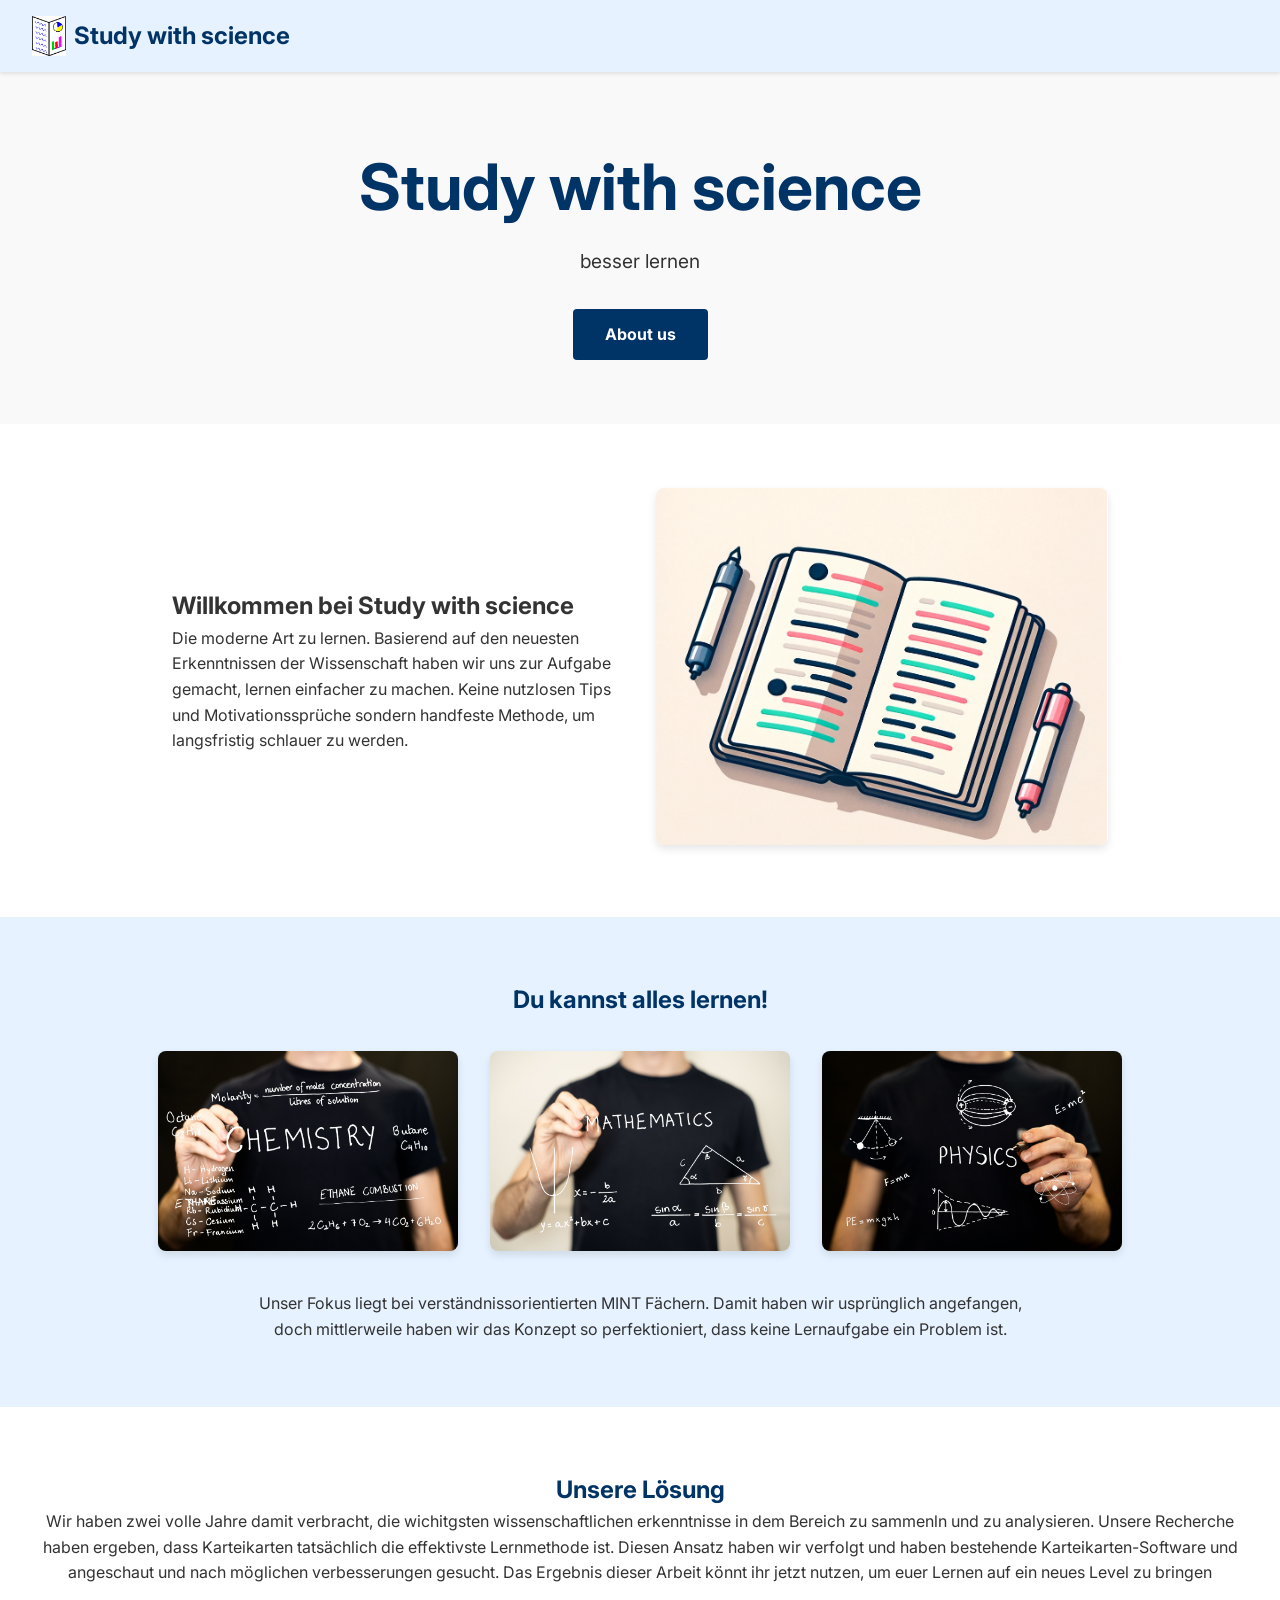
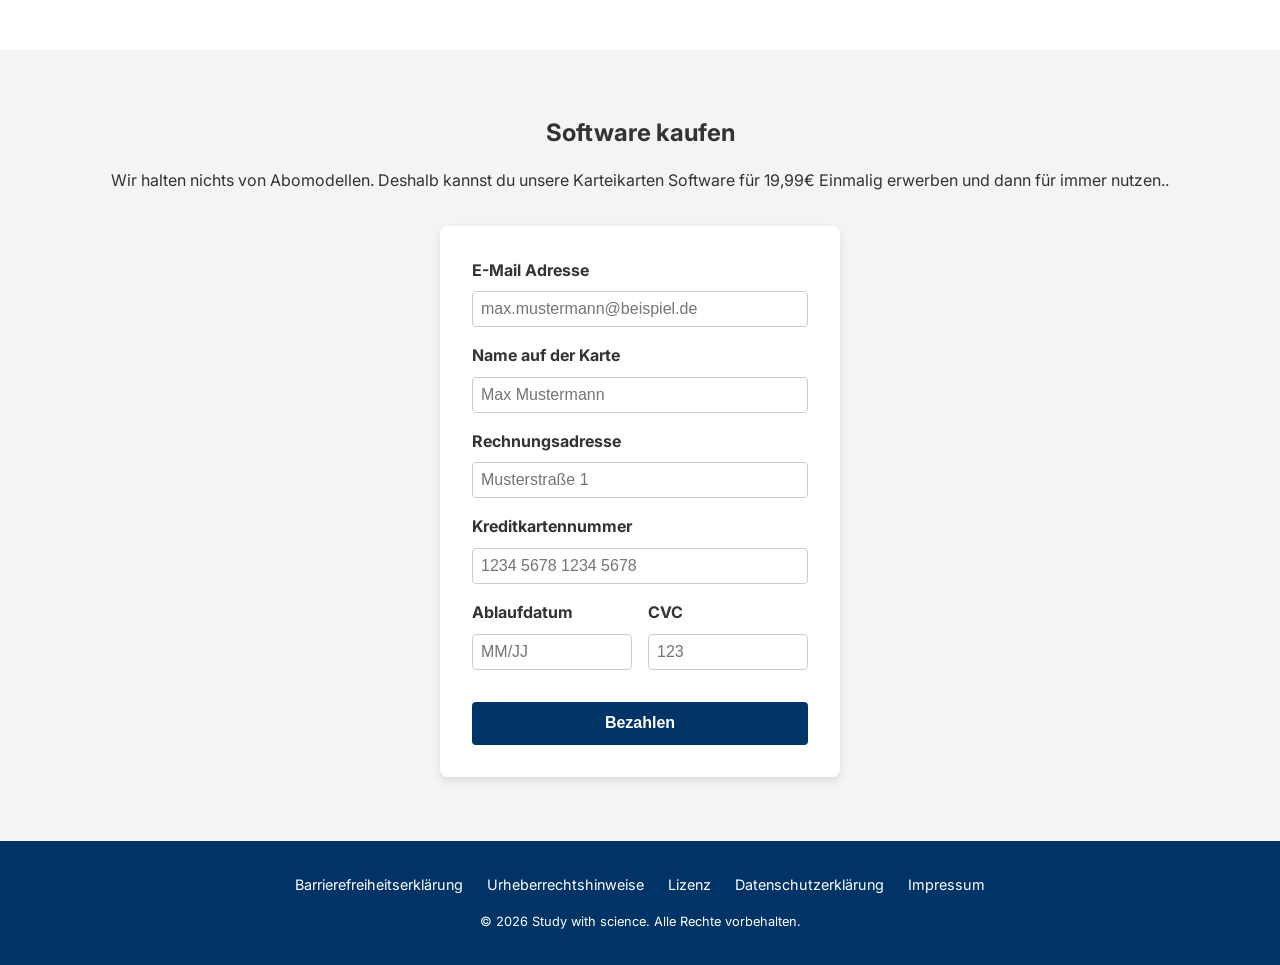
<file: index.html>
<!DOCTYPE html>
<html lang="de">

<head>
    <meta charset="UTF-8">
    <meta name="viewport" content="width=device-width, initial-scale=1.0">
    <title>Study with science - besser lernen</title>
    <meta name="description" content="Study with science ist die beste Karteikarten-Software für effizientes Lernen.">
    <link rel="preconnect" href="https://fonts.googleapis.com">
    <link rel="preconnect" href="https://fonts.gstatic.com" crossorigin>
    <link href="https://fonts.googleapis.com/css2?family=Inter:wght@400;500;700&display=swap" rel="stylesheet">
    <link rel="stylesheet" href="styles.css">
</head>

<body>

    <header>
        <a href="index.html" class="logo-link" aria-label="Zur Startseite von Study with science">
            <img src="Logo.png" alt="Study with science Logo" class="header-logo">
            <span class="logo">Study with science</span>
        </a>
    </header>

    <main>
        <!-- Hero Section -->
        <section class="hero">
            <h1>Study with science</h1>
            <p>besser lernen</p>
            <a href="about.html" class="btn">About us</a>
        </section>

        <!-- Intro Section -->
        <section class="intro">
            <div class="intro-text">
                <h2>Willkommen bei Study with science</h2>
                <p>Die moderne Art zu lernen. Basierend auf den neuesten Erkenntnissen der Wissenschaft haben wir uns
                    zur Aufgabe gemacht, lernen einfacher zu machen. Keine nutzlosen Tips und Motivationssprüche sondern
                    handfeste Methode, um langsfristig schlauer zu werden. </p>
            </div>
            <div class="intro-image">
                <img src="Book-sentence-segmentation.png"
                    alt="Grafik eines aufgeschlagenen Buches zur Veranschaulichung des Lernprozesses">
            </div>
        </section>

        <!-- Features Section -->
        <section class="features">
            <h2>Du kannst alles lernen!</h2>
            <div class="feature-images">
                <img src="Learning_Chemistry.jpg" alt="Grafik für das Lernen von Chemie">
                <img src="Learning_Mathematics.jpg" alt="Grafik für das Lernen von Mathematik">
                <img src="Learning_Physics.jpg" alt="Grafik für das Lernen von Physik">
            </div>
            <p>Unser Fokus liegt bei verständnissorientierten MINT Fächern. Damit haben wir usprünglich angefangen, doch
                mittlerweile haben wir das Konzept so perfektioniert, dass keine Lernaufgabe ein Problem ist.</p>
        </section>

        <!-- Best Way Section -->
        <section class="best-way">
            <h2>Unsere Lösung</h2>
            <p>Wir haben zwei volle Jahre damit verbracht, die wichitgsten wissenschaftlichen erkenntnisse in dem
                Bereich zu sammenln und zu analysieren. Unsere Recherche haben ergeben, dass Karteikarten tatsächlich
                die effektivste Lernmethode ist. Diesen Ansatz haben wir verfolgt und haben bestehende
                Karteikarten-Software und angeschaut und nach möglichen verbesserungen gesucht. Das Ergebnis dieser
                Arbeit könnt ihr jetzt nutzen, um euer Lernen auf ein neues Level zu bringen</p>
        </section>

        <!-- Payment Section -->
        <section class="payment">
            <h2>Software kaufen</h2>
            <p class="payment-description">Wir halten nichts von Abomodellen. Deshalb kannst du unsere Karteikarten
                Software für 19,99€ Einmalig erwerben und dann für immer nutzen..</p>
            <form class="payment-form" action="#" method="POST"
                onsubmit="event.preventDefault(); alert('Dies ist nur eine Simulation. Keine Zahlung wurde verarbeitet.');">
                <div class="form-group">
                    <label for="email">E-Mail Adresse</label>
                    <input type="email" id="email" name="email" required placeholder="max.mustermann@beispiel.de">
                </div>
                <div class="form-group">
                    <label for="name">Name auf der Karte</label>
                    <input type="text" id="name" name="name" required placeholder="Max Mustermann">
                </div>
                <div class="form-group">
                    <label for="address">Rechnungsadresse</label>
                    <input type="text" id="address" name="address" required placeholder="Musterstraße 1">
                </div>
                <div class="form-group">
                    <label for="card">Kreditkartennummer</label>
                    <input type="text" id="card" name="card" required placeholder="1234 5678 1234 5678">
                </div>
                <div class="form-group" style="display: flex; gap: 1rem;">
                    <div style="flex: 1;">
                        <label for="expiry">Ablaufdatum</label>
                        <input type="text" id="expiry" name="expiry" required placeholder="MM/JJ">
                    </div>
                    <div style="flex: 1;">
                        <label for="cvc">CVC</label>
                        <input type="text" id="cvc" name="cvc" required placeholder="123">
                    </div>
                </div>
                <button type="submit" class="btn payment-btn">Bezahlen</button>
            </form>
        </section>
    </main>

    <footer>
        <div class="footer-links">
            <a href="barrierefreiheit.html">Barrierefreiheitserklärung</a>
            <a href="urheberrecht.html">Urheberrechtshinweise</a>
            <a href="lizenz.html">Lizenz</a>
            <a href="datenschutz.html">Datenschutzerklärung</a>
            <a href="impressum.html">Impressum</a>
        </div>
        <p style="font-size: 0.8rem; margin-top: 1rem;">&copy; 2026 Study with science. Alle Rechte vorbehalten.</p>
    </footer>

</body>

</html>
</file>
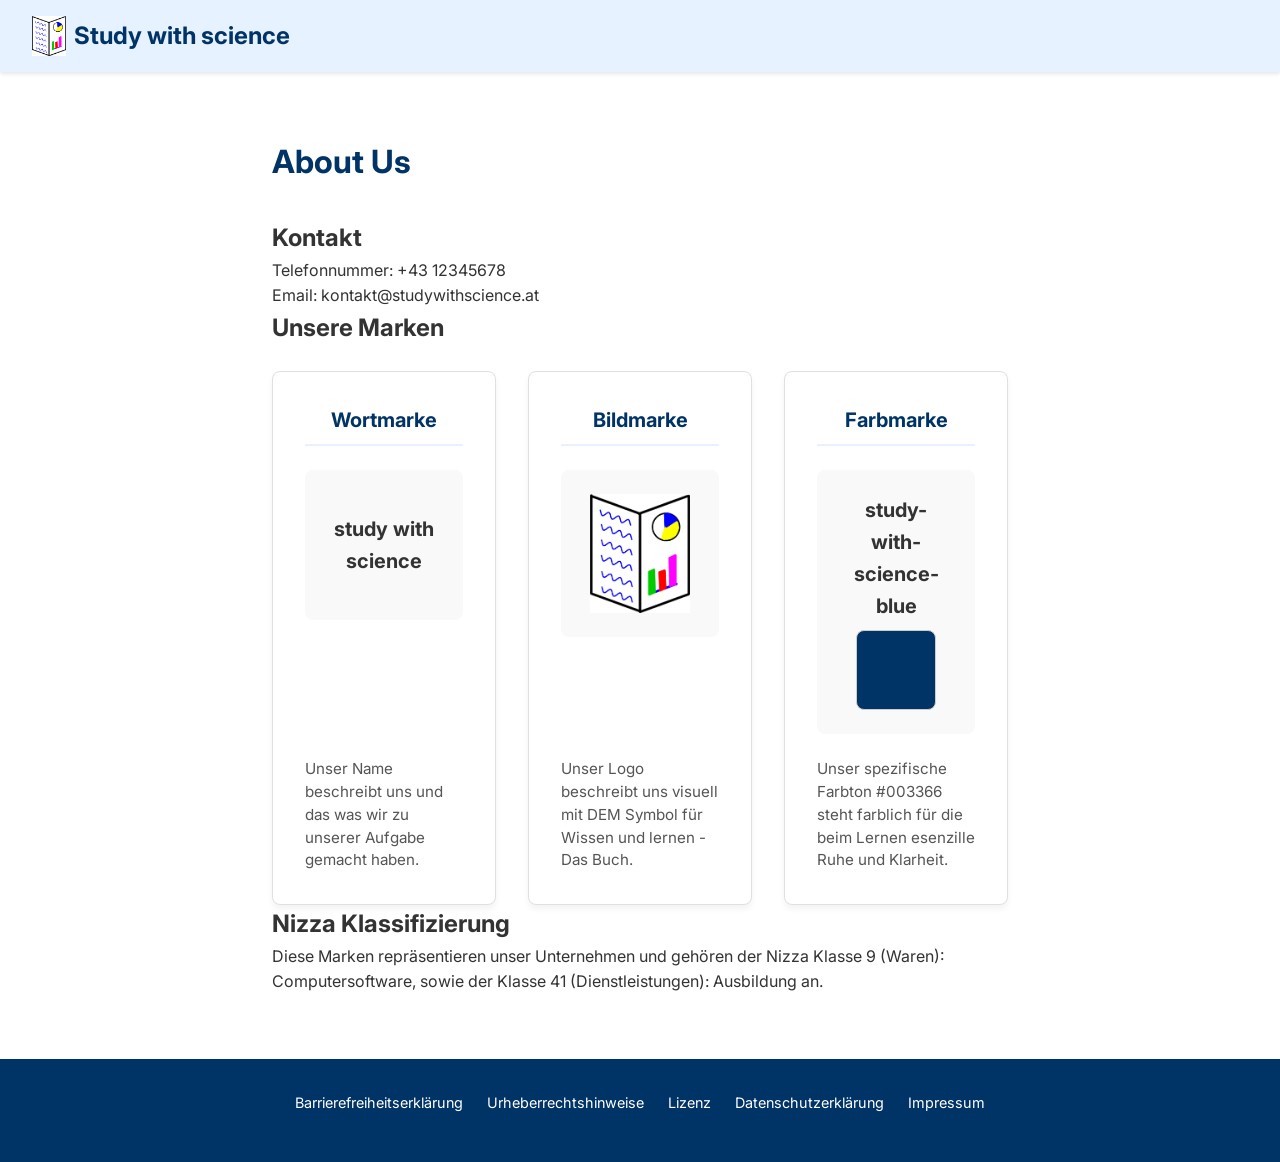
<file: about.html>
<!DOCTYPE html>
<html lang="de">

<head>
    <meta charset="UTF-8">
    <meta name="viewport" content="width=device-width, initial-scale=1.0">
    <title>About Us - EduRoom</title>
    <link rel="preconnect" href="https://fonts.googleapis.com">
    <link rel="preconnect" href="https://fonts.gstatic.com" crossorigin>
    <link href="https://fonts.googleapis.com/css2?family=Inter:wght@400;500;700&display=swap" rel="stylesheet">
    <link rel="stylesheet" href="styles.css">
</head>

<body>
    <header>
        <a href="index.html" class="logo-link" aria-label="Zur Startseite von Study with science">
            <img src="Logo.png" alt="Study with science Logo" class="header-logo">
            <span class="logo">Study with science</span>
        </a>
    </header>
    <main style="padding: 4rem 2rem; max-width: 800px; margin: 0 auto; min-height: 60vh;">
        <h1 style="color: var(--primary-color); margin-bottom: 2rem;">About Us</h1>
        <h2>Kontakt</h2>
        <p>Telefonnummer: +43 12345678</p>
        <p>Email: kontakt@studywithscience.at</p>
        <h2>Unsere Marken</h2>
        <div class="brands-container">
            <div class="brand-card">
                <h3>Wortmarke</h3>
                <div class="brand-content">
                    <p class="brand-title">study with science</p>
                </div>
                <p class="brand-description">Unser Name beschreibt uns und das was wir zu unserer Aufgabe gemacht haben.
                </p>
            </div>

            <div class="brand-card">
                <h3>Bildmarke</h3>
                <div class="brand-content">
                    <img src="Logo.png" alt="Bildmarke Study with science" class="brand-img">
                </div>
                <p class="brand-description">Unser Logo beschreibt uns visuell mit DEM Symbol für Wissen und lernen -
                    Das Buch.</p>
            </div>

            <div class="brand-card">
                <h3>Farbmarke</h3>
                <div class="brand-content">
                    <p class="brand-title">study-with-science-blue</p>
                    <div class="color-box" aria-label="Farbkasten study-with-science-blue"></div>
                </div>
                <p class="brand-description">Unser spezifische Farbton #003366 steht farblich für die beim Lernen
                    esenzille Ruhe und Klarheit.</p>
            </div>
        </div>
        <h2>Nizza Klassifizierung</h2>
        <p>Diese Marken repräsentieren unser Unternehmen und gehören der Nizza Klasse 9 (Waren): Computersoftware, sowie
            der Klasse 41 (Dienstleistungen): Ausbildung an.</p>
    </main>
    <footer>
        <div class="footer-links">
            <a href="barrierefreiheit.html">Barrierefreiheitserklärung</a>
            <a href="urheberrecht.html">Urheberrechtshinweise</a>
            <a href="lizenz.html">Lizenz</a>
            <a href="datenschutz.html">Datenschutzerklärung</a>
            <a href="impressum.html">Impressum</a>
        </div>
    </footer>
</body>

</html>
</file>
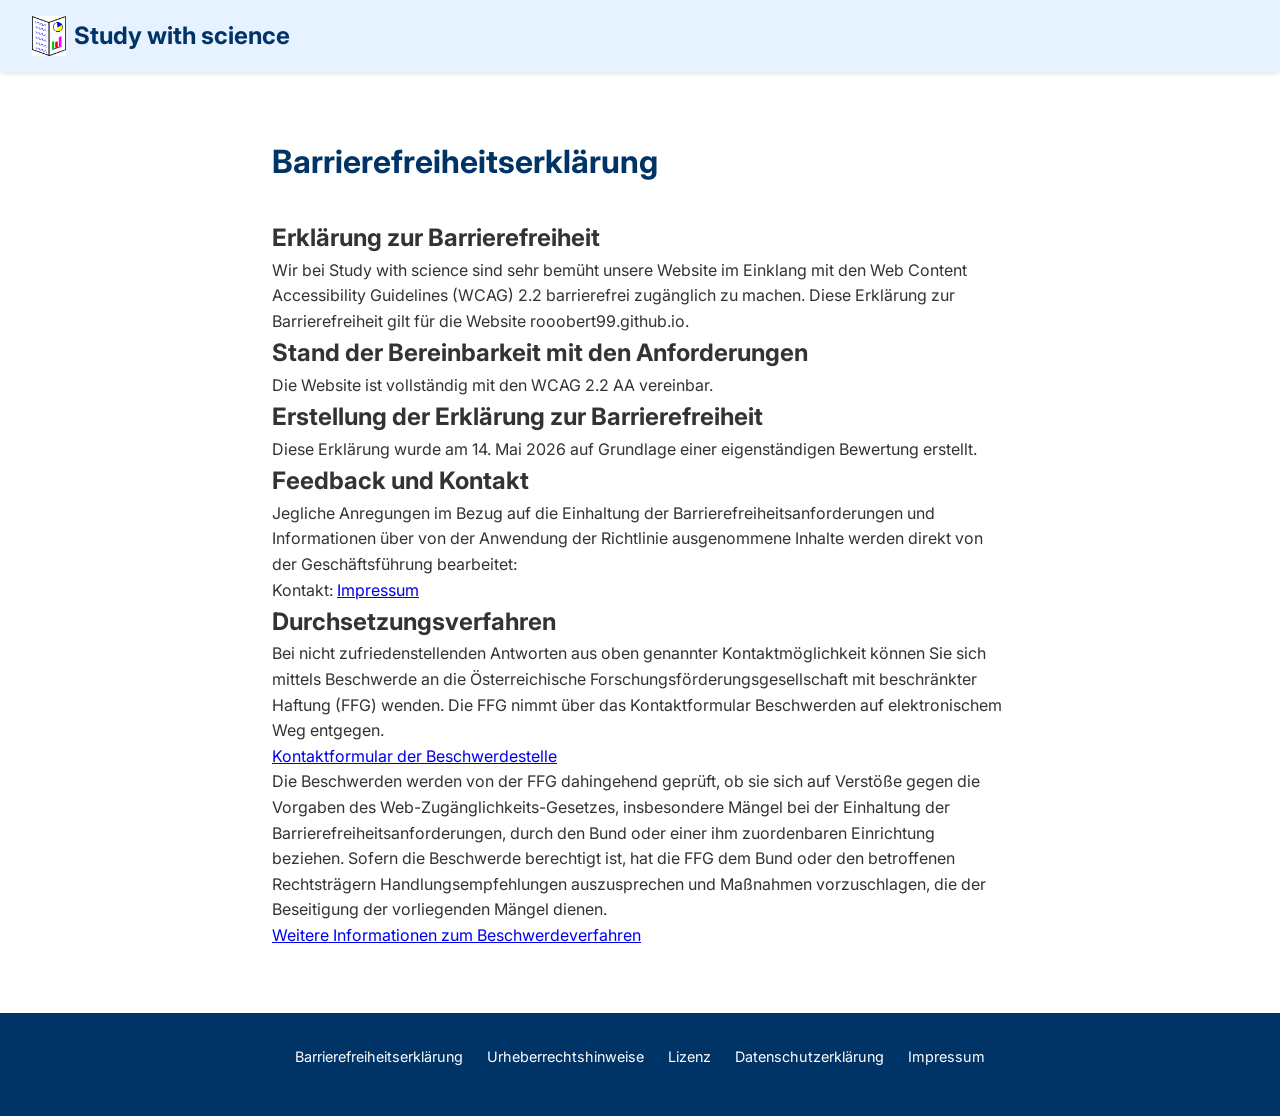
<file: barrierefreiheit.html>
<!DOCTYPE html>
<html lang="de">

<head>
    <meta charset="UTF-8">
    <meta name="viewport" content="width=device-width, initial-scale=1.0">
    <title>Barrierefreiheitserklärung - EduRoom</title>
    <link rel="preconnect" href="https://fonts.googleapis.com">
    <link rel="preconnect" href="https://fonts.gstatic.com" crossorigin>
    <link href="https://fonts.googleapis.com/css2?family=Inter:wght@400;500;700&display=swap" rel="stylesheet">
    <link rel="stylesheet" href="styles.css">
</head>

<body>
    <header>
        <a href="index.html" class="logo-link" aria-label="Zur Startseite von Study with science">
            <img src="Logo.png" alt="Study with science Logo" class="header-logo">
            <span class="logo">Study with science</span>
        </a>
    </header>
    <main style="padding: 4rem 2rem; max-width: 800px; margin: 0 auto; min-height: 60vh;">
        <h1 style="color: var(--primary-color); margin-bottom: 2rem;">Barrierefreiheitserklärung</h1>
        <h2>Erklärung zur Barrierefreiheit</h2>
        <p>Wir bei Study with science sind sehr bemüht unsere Website im Einklang mit den Web Content Accessibility
            Guidelines (WCAG) 2.2 barrierefrei zugänglich zu machen. Diese Erklärung zur Barrierefreiheit gilt für die
            Website rooobert99.github.io.
        </p>
        <h2>Stand der Bereinbarkeit mit den Anforderungen</h2>
        <p>Die Website ist vollständig mit den WCAG 2.2 AA vereinbar.</p>
        <h2>Erstellung der Erklärung zur Barrierefreiheit</h2>
        <p>Diese Erklärung wurde am 14. Mai 2026 auf Grundlage einer eigenständigen Bewertung erstellt.</p>
        <h2>Feedback und Kontakt</h2>
        <p>Jegliche Anregungen im Bezug auf die Einhaltung der Barrierefreiheitsanforderungen und Informationen über von
            der Anwendung der Richtlinie ausgenommene Inhalte werden direkt von der Geschäftsführung bearbeitet:</p>
        <p>Kontakt: <a href="impressum.html">Impressum</a></p>
        <h2>Durchsetzungsverfahren</h2>
        <p>Bei nicht zufriedenstellenden Antworten aus oben genannter Kontaktmöglichkeit können Sie sich mittels
            Beschwerde an die Österreichische Forschungsförderungsgesellschaft mit beschränkter Haftung (FFG) wenden.
            Die FFG nimmt über das Kontaktformular Beschwerden auf elektronischem Weg entgegen.</p>
        <a href="https://www.digitalbarrierefrei.at/de/beschwerdestelle/kontaktformular-beschwerdestelle">Kontaktformular
            der Beschwerdestelle</a>
        <p>Die Beschwerden werden von der FFG dahingehend geprüft, ob sie sich auf Verstöße gegen die Vorgaben des
            Web-Zugänglichkeits-Gesetzes, insbesondere Mängel bei der Einhaltung der Barrierefreiheitsanforderungen,
            durch den Bund oder einer ihm zuordenbaren Einrichtung beziehen.

            Sofern die Beschwerde berechtigt ist, hat die FFG dem Bund oder den betroffenen Rechtsträgern
            Handlungsempfehlungen auszusprechen und Maßnahmen vorzuschlagen, die der Beseitigung der vorliegenden Mängel
            dienen.</p>
        <a href="https://www.ffg.at/barrierefreiheit/beschwerdestelle">Weitere Informationen zum
            Beschwerdeverfahren</a>
    </main>
    <footer>
        <div class="footer-links">
            <a href="barrierefreiheit.html">Barrierefreiheitserklärung</a>
            <a href="urheberrecht.html">Urheberrechtshinweise</a>
            <a href="lizenz.html">Lizenz</a>
            <a href="datenschutz.html">Datenschutzerklärung</a>
            <a href="impressum.html">Impressum</a>
        </div>
    </footer>
</body>

</html>
</file>
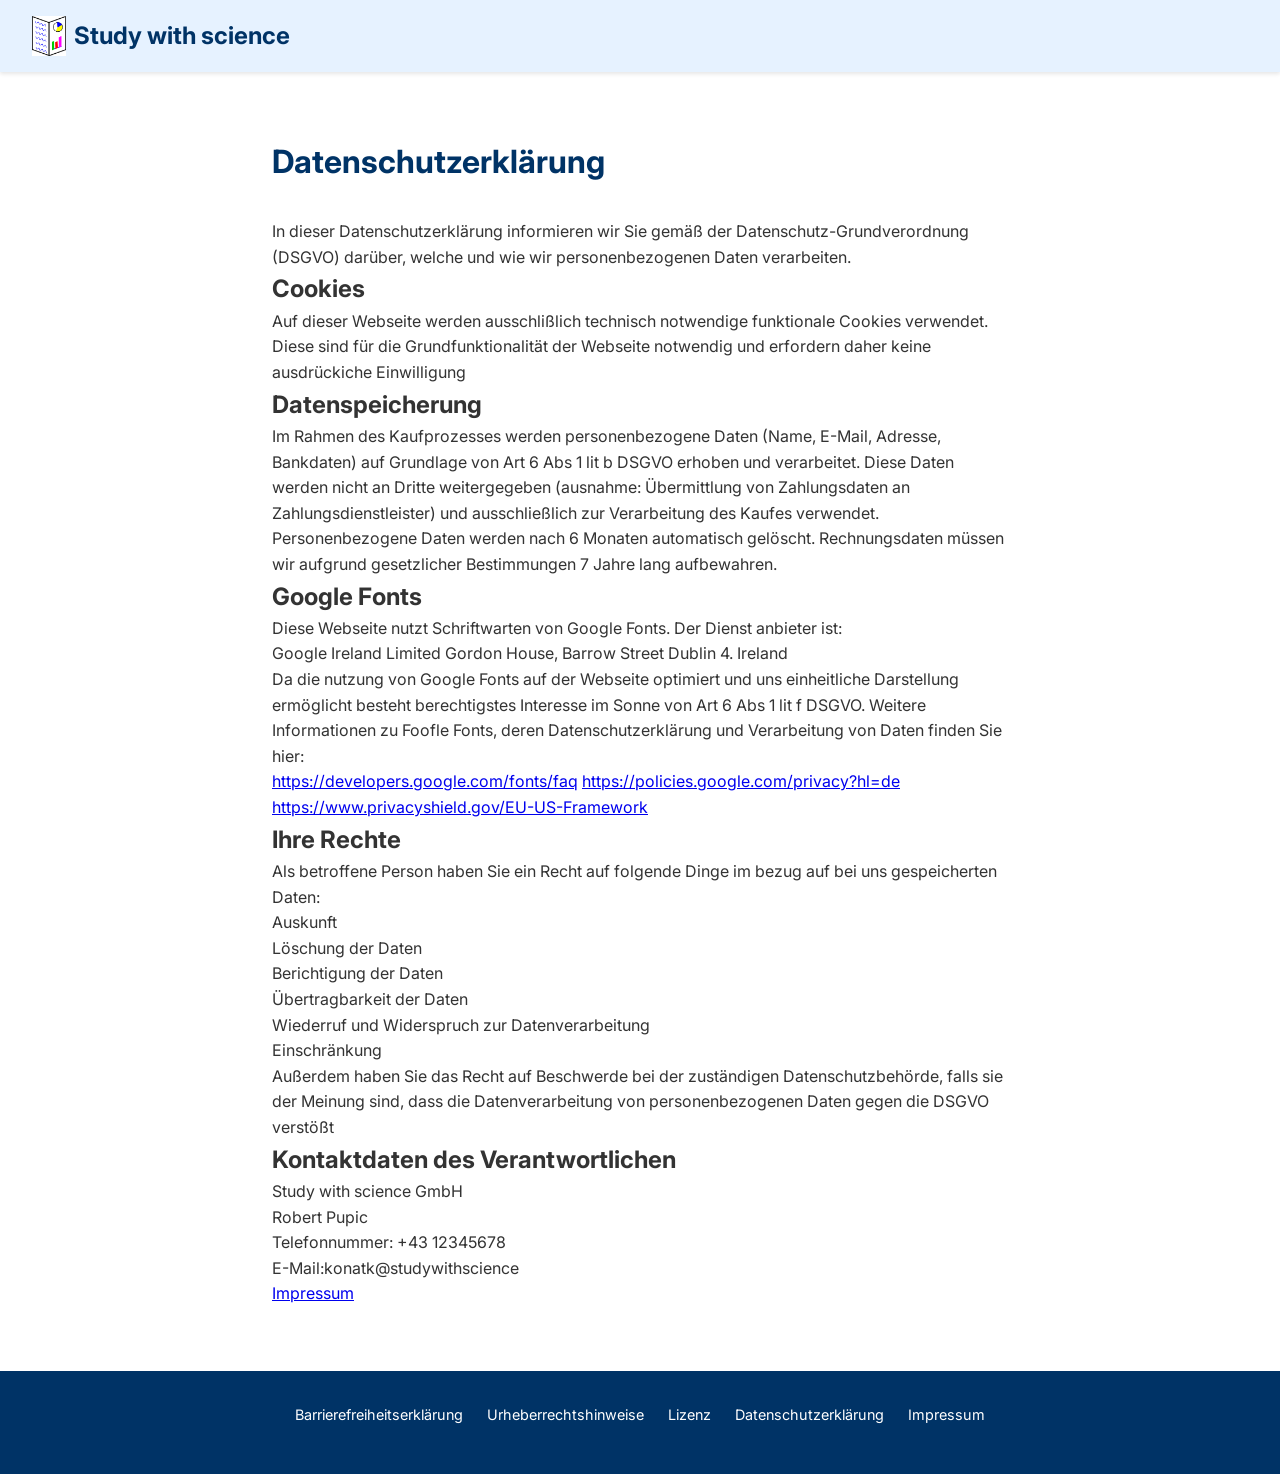
<file: datenschutz.html>
<!DOCTYPE html>
<html lang="de">

<head>
    <meta charset="UTF-8">
    <meta name="viewport" content="width=device-width, initial-scale=1.0">
    <title>Datenschutzerklärung - EduRoom</title>
    <link rel="preconnect" href="https://fonts.googleapis.com">
    <link rel="preconnect" href="https://fonts.gstatic.com" crossorigin>
    <link href="https://fonts.googleapis.com/css2?family=Inter:wght@400;500;700&display=swap" rel="stylesheet">
    <link rel="stylesheet" href="styles.css">
</head>

<body>
    <header>
        <a href="index.html" class="logo-link" aria-label="Zur Startseite von Study with science">
            <img src="Logo.png" alt="Study with science Logo" class="header-logo">
            <span class="logo">Study with science</span>
        </a>
    </header>
    <main style="padding: 4rem 2rem; max-width: 800px; margin: 0 auto; min-height: 60vh;">
        <h1 style="color: var(--primary-color); margin-bottom: 2rem;">Datenschutzerklärung</h1>
        <p>In dieser Datenschutzerklärung informieren wir Sie gemäß der Datenschutz-Grundverordnung (DSGVO) darüber,
            welche und wie wir personenbezogenen Daten verarbeiten.</p>
        <h2>Cookies</h2>
        <p>Auf dieser Webseite werden ausschlißlich technisch notwendige funktionale Cookies verwendet. Diese sind für
            die Grundfunktionalität der Webseite notwendig und erfordern daher keine ausdrückiche Einwilligung</p>
        <h2>Datenspeicherung</h2>
        <p>Im Rahmen des Kaufprozesses werden personenbezogene Daten (Name, E-Mail, Adresse, Bankdaten) auf Grundlage
            von Art 6 Abs 1 lit b DSGVO erhoben und verarbeitet. Diese Daten werden nicht an Dritte weitergegeben
            (ausnahme: Übermittlung von Zahlungsdaten an Zahlungsdienstleister) und ausschließlich zur Verarbeitung des
            Kaufes verwendet. Personenbezogene Daten werden nach 6 Monaten automatisch gelöscht. Rechnungsdaten müssen
            wir aufgrund gesetzlicher Bestimmungen 7 Jahre lang aufbewahren.</p>
        <h2>Google Fonts</h2>
        <p>Diese Webseite nutzt Schriftwarten von Google Fonts. Der Dienst anbieter ist:</p>
        <p>Google Ireland Limited Gordon House, Barrow Street Dublin 4. Ireland</p>
        <p>Da die nutzung von Google Fonts auf der Webseite optimiert und uns einheitliche Darstellung ermöglicht
            besteht berechtigstes Interesse im Sonne von Art 6 Abs 1 lit f DSGVO. Weitere Informationen zu Foofle Fonts,
            deren Datenschutzerklärung und Verarbeitung von Daten finden Sie hier:</p>
        <a href="https://developers.google.com/fonts/faq">https://developers.google.com/fonts/faq</a>
        <a href="https://policies.google.com/privacy?hl=de">https://policies.google.com/privacy?hl=de</a>
        <a href="https://www.privacyshield.gov/EU-US-Framework">https://www.privacyshield.gov/EU-US-Framework</a>
        <h2>Ihre Rechte</h2>
        <p>Als betroffene Person haben Sie ein Recht auf folgende Dinge im bezug auf bei uns gespeicherten Daten:</p>
        <p>Auskunft</p>
        <p>Löschung der Daten</p>
        <p>Berichtigung der Daten</p>
        <p>Übertragbarkeit der Daten</p>
        <p>Wiederruf und Widerspruch zur Datenverarbeitung</p>
        <p>Einschränkung</p>
        <p>Außerdem haben Sie das Recht auf Beschwerde bei der zuständigen Datenschutzbehörde, falls sie der Meinung
            sind, dass die Datenverarbeitung von personenbezogenen Daten gegen die DSGVO verstößt</p>
        <h2>Kontaktdaten des Verantwortlichen</h2>
        <p>Study with science GmbH</p>
        <p>Robert Pupic</p>
        <p>Telefonnummer: +43 12345678</p>
        <p>E-Mail:konatk@studywithscience</p>
        <a href="impressum.html">Impressum</a>
    </main>
    <footer>
        <div class="footer-links">
            <a href="barrierefreiheit.html">Barrierefreiheitserklärung</a>
            <a href="urheberrecht.html">Urheberrechtshinweise</a>
            <a href="lizenz.html">Lizenz</a>
            <a href="datenschutz.html">Datenschutzerklärung</a>
            <a href="impressum.html">Impressum</a>
        </div>
    </footer>
</body>

</html>
</file>
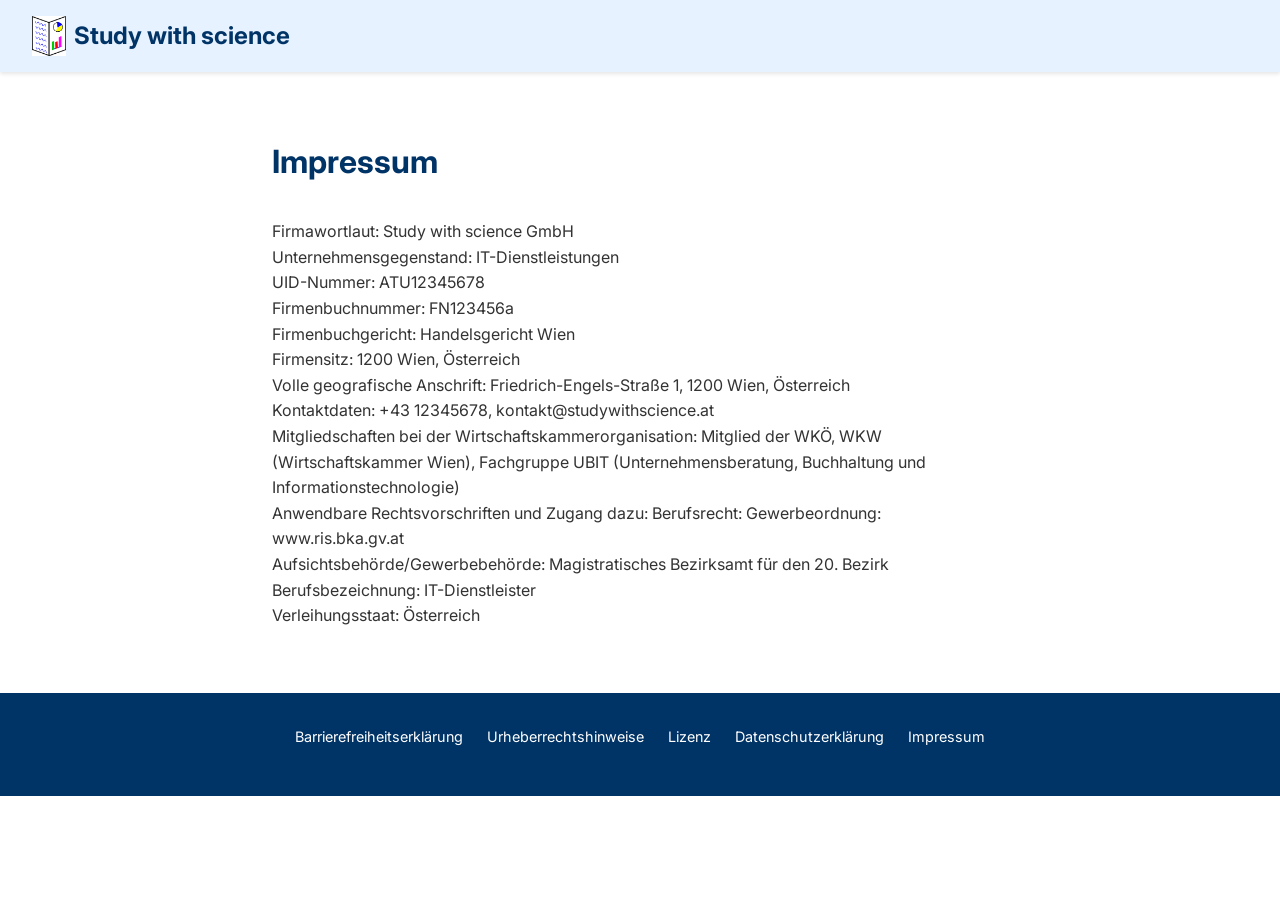
<file: impressum.html>
<!DOCTYPE html>
<html lang="de">

<head>
    <meta charset="UTF-8">
    <meta name="viewport" content="width=device-width, initial-scale=1.0">
    <title>Impressum - EduRoom</title>
    <link rel="preconnect" href="https://fonts.googleapis.com">
    <link rel="preconnect" href="https://fonts.gstatic.com" crossorigin>
    <link href="https://fonts.googleapis.com/css2?family=Inter:wght@400;500;700&display=swap" rel="stylesheet">
    <link rel="stylesheet" href="styles.css">
</head>

<body>
    <header>
        <a href="index.html" class="logo-link" aria-label="Zur Startseite von Study with science">
            <img src="Logo.png" alt="Study with science Logo" class="header-logo">
            <span class="logo">Study with science</span>
        </a>
    </header>
    <main style="padding: 4rem 2rem; max-width: 800px; margin: 0 auto; min-height: 60vh;">
        <h1 style="color: var(--primary-color); margin-bottom: 2rem;">Impressum</h1>
        <p>Firmawortlaut: Study with science GmbH</p>
        <p>Unternehmensgegenstand: IT-Dienstleistungen</p>
        <p>UID-Nummer: ATU12345678</p>
        <p>Firmenbuchnummer: FN123456a</p>
        <p>Firmenbuchgericht: Handelsgericht Wien</p>
        <p>Firmensitz: 1200 Wien, Österreich</p>
        <p>Volle geografische Anschrift: Friedrich-Engels-Straße 1, 1200 Wien, Österreich</p>
        <p>Kontaktdaten: +43 12345678, kontakt@studywithscience.at</p>
        <p>Mitgliedschaften bei der Wirtschaftskammerorganisation: Mitglied der WKÖ, WKW (Wirtschaftskammer Wien),
            Fachgruppe UBIT (Unternehmensberatung, Buchhaltung und Informationstechnologie)</p>
        <p>Anwendbare Rechtsvorschriften und Zugang dazu: Berufsrecht: Gewerbeordnung: www.ris.bka.gv.at</p>
        <p>Aufsichtsbehörde/Gewerbebehörde: Magistratisches Bezirksamt für den 20. Bezirk</p>
        <p>Berufsbezeichnung: IT-Dienstleister</p>
        <p>Verleihungsstaat: Österreich</p>

    </main>
    <footer>
        <div class="footer-links">
            <a href="barrierefreiheit.html">Barrierefreiheitserklärung</a>
            <a href="urheberrecht.html">Urheberrechtshinweise</a>
            <a href="lizenz.html">Lizenz</a>
            <a href="datenschutz.html">Datenschutzerklärung</a>
            <a href="impressum.html">Impressum</a>
        </div>
    </footer>
</body>

</html>
</file>
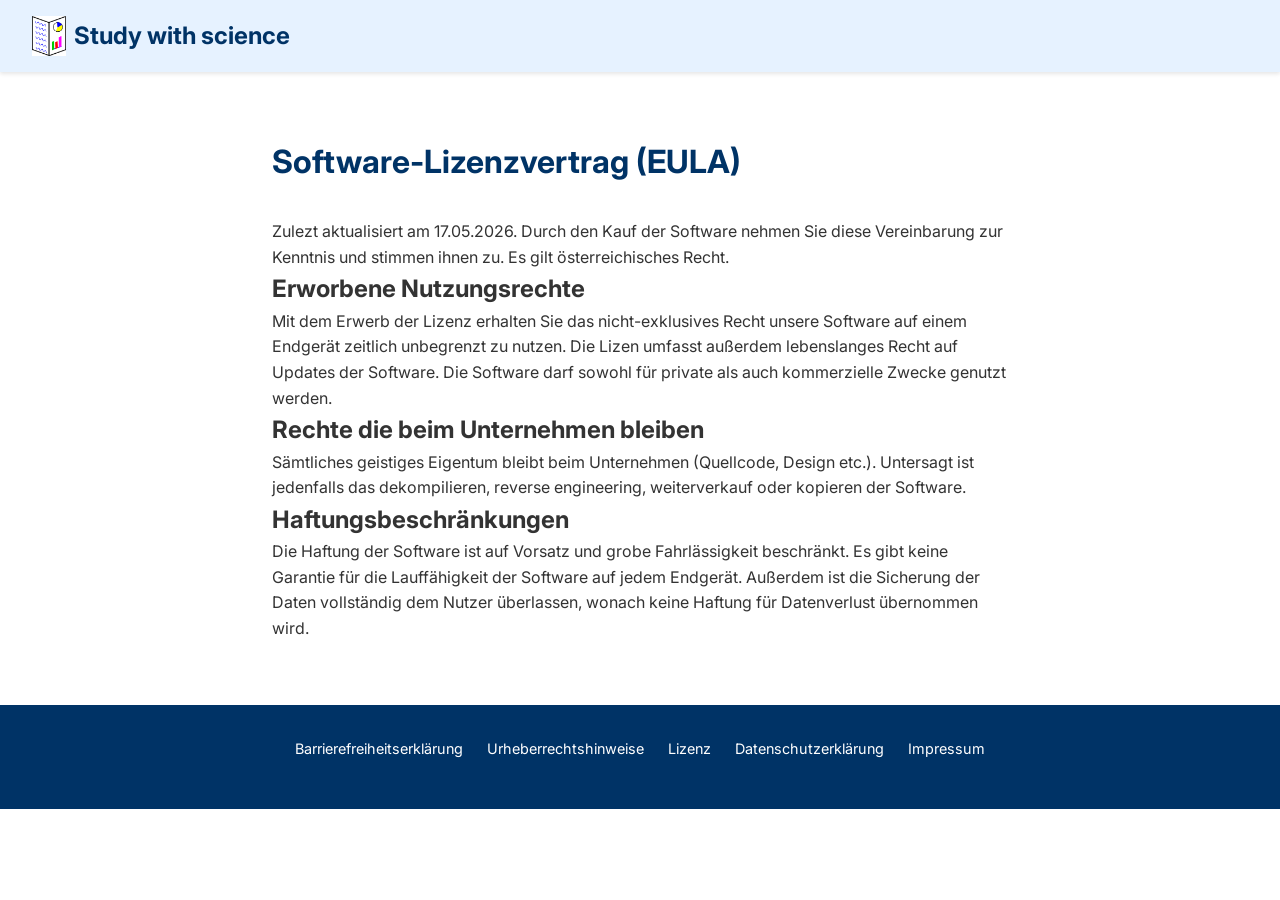
<file: lizenz.html>
<!DOCTYPE html>
<html lang="de">

<head>
    <meta charset="UTF-8">
    <meta name="viewport" content="width=device-width, initial-scale=1.0">
    <title>Lizenz - EduRoom</title>
    <link rel="preconnect" href="https://fonts.googleapis.com">
    <link rel="preconnect" href="https://fonts.gstatic.com" crossorigin>
    <link href="https://fonts.googleapis.com/css2?family=Inter:wght@400;500;700&display=swap" rel="stylesheet">
    <link rel="stylesheet" href="styles.css">
</head>

<body>
    <header>
        <a href="index.html" class="logo-link" aria-label="Zur Startseite von Study with science">
            <img src="Logo.png" alt="Study with science Logo" class="header-logo">
            <span class="logo">Study with science</span>
        </a>
    </header>
    <main style="padding: 4rem 2rem; max-width: 800px; margin: 0 auto; min-height: 60vh;">
        <h1 style="color: var(--primary-color); margin-bottom: 2rem;">Software-Lizenzvertrag (EULA)</h1>
        <p>Zulezt aktualisiert am 17.05.2026. Durch den Kauf der Software nehmen Sie
            diese Vereinbarung zur Kenntnis und stimmen ihnen zu. Es gilt österreichisches Recht.</p>
        <h2>Erworbene Nutzungsrechte</h2>
        <p>Mit dem Erwerb der Lizenz erhalten Sie das nicht-exklusives Recht unsere Software auf einem Endgerät zeitlich
            unbegrenzt zu nutzen. Die Lizen umfasst außerdem lebenslanges Recht auf Updates der Software. Die Software
            darf sowohl für private als auch kommerzielle Zwecke genutzt werden.</p>
        <h2>Rechte die beim Unternehmen bleiben</h2>
        <p>Sämtliches geistiges Eigentum bleibt beim Unternehmen (Quellcode, Design etc.). Untersagt ist jedenfalls das
            dekompilieren, reverse engineering, weiterverkauf oder kopieren der Software.</p>
        <h2>Haftungsbeschränkungen</h2>
        <p>Die Haftung der Software ist auf Vorsatz und grobe Fahrlässigkeit beschränkt. Es gibt keine Garantie für die
            Lauffähigkeit der Software auf jedem Endgerät. Außerdem ist die Sicherung der Daten vollständig dem Nutzer
            überlassen, wonach keine Haftung für Datenverlust übernommen wird.</p>
    </main>
    <footer>
        <div class="footer-links">
            <a href="barrierefreiheit.html">Barrierefreiheitserklärung</a>
            <a href="urheberrecht.html">Urheberrechtshinweise</a>
            <a href="lizenz.html">Lizenz</a>
            <a href="datenschutz.html">Datenschutzerklärung</a>
            <a href="impressum.html">Impressum</a>
        </div>
    </footer>
</body>

</html>
</file>
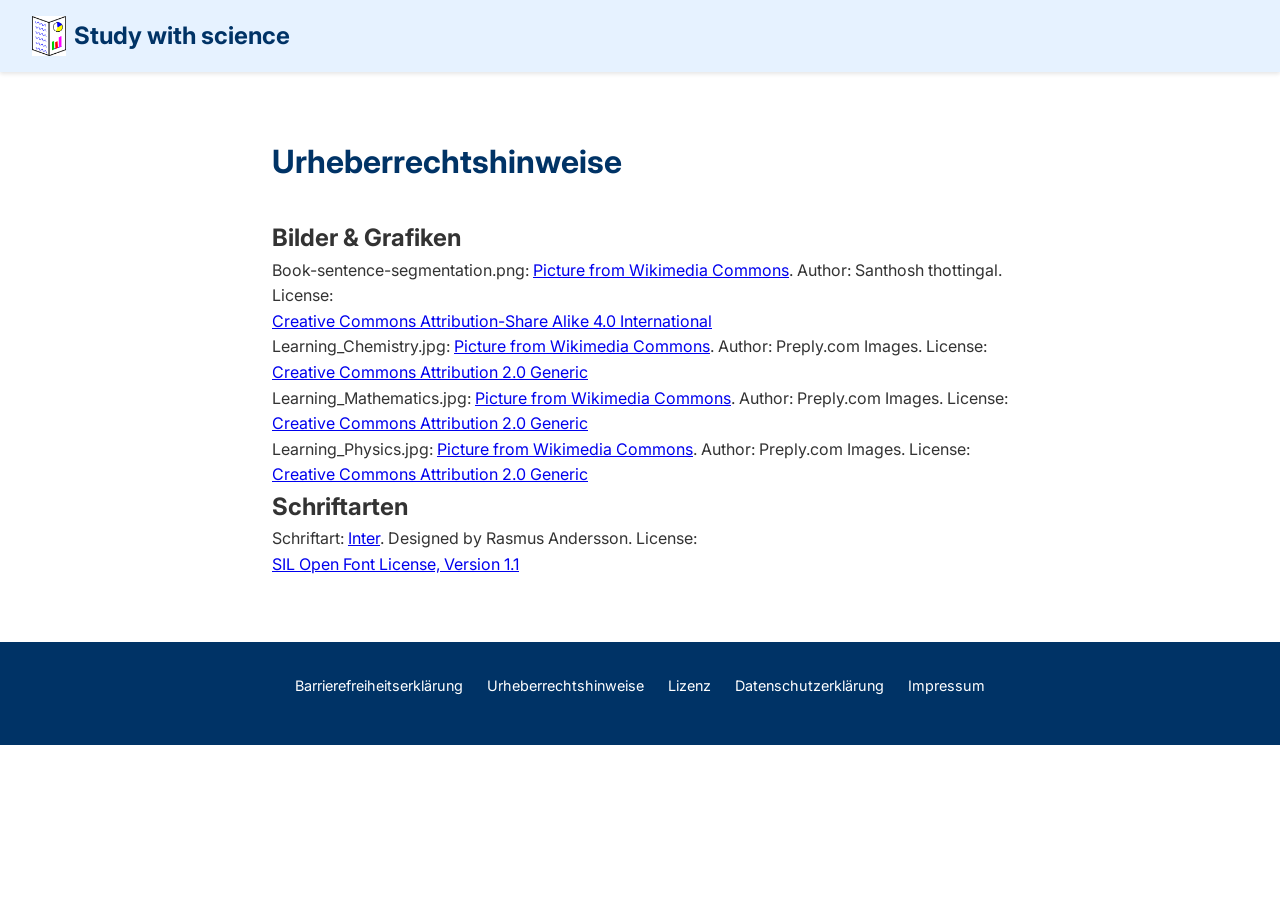
<file: urheberrecht.html>
<!DOCTYPE html>
<html lang="de">

<head>
    <meta charset="UTF-8">
    <meta name="viewport" content="width=device-width, initial-scale=1.0">
    <title>Urheberrechtshinweise - EduRoom</title>
    <link rel="preconnect" href="https://fonts.googleapis.com">
    <link rel="preconnect" href="https://fonts.gstatic.com" crossorigin>
    <link href="https://fonts.googleapis.com/css2?family=Inter:wght@400;500;700&display=swap" rel="stylesheet">
    <link rel="stylesheet" href="styles.css">
</head>

<body>
    <header>
        <a href="index.html" class="logo-link" aria-label="Zur Startseite von Study with science">
            <img src="Logo.png" alt="Study with science Logo" class="header-logo">
            <span class="logo">Study with science</span>
        </a>
    </header>
    <main style="padding: 4rem 2rem; max-width: 800px; margin: 0 auto; min-height: 60vh;">
        <h1 style="color: var(--primary-color); margin-bottom: 2rem;">Urheberrechtshinweise</h1>
        <h2>Bilder & Grafiken</h2>
        <p>Book-sentence-segmentation.png: <a
                href="https://commons.wikimedia.org/wiki/File:Book-sentence-segmentation.png">Picture from Wikimedia
                Commons</a>. Author: Santhosh thottingal. License:</p>
        <a href="https://creativecommons.org/licenses/by-sa/4.0/deed.en">Creative Commons Attribution-Share Alike 4.0
            International</a>
        <p>Learning_Chemistry.jpg: <a href="https://commons.wikimedia.org/wiki/File:Learning_Chemistry.jpg">Picture from
                Wikimedia
                Commons</a>. Author: Preply.com Images. License:</p>
        <a href="https://creativecommons.org/licenses/by/2.0/deed.en">Creative Commons Attribution 2.0 Generic</a>
        <p>Learning_Mathematics.jpg: <a href="https://commons.wikimedia.org/wiki/File:Learning_Mathematics.jpg">Picture
                from Wikimedia
                Commons</a>. Author: Preply.com Images. License:</p>
        <a href="https://creativecommons.org/licenses/by/2.0/deed.en">Creative Commons Attribution 2.0 Generic</a>
        <p>Learning_Physics.jpg: <a href="https://commons.wikimedia.org/wiki/File:Learning_Physics.jpg">Picture from
                Wikimedia
                Commons</a>. Author: Preply.com Images. License:</p>
        <a href="https://creativecommons.org/licenses/by/2.0/deed.en">Creative Commons Attribution 2.0 Generic</a>
        <h2>Schriftarten</h2>
        <p>Schriftart: <a href="https://fonts.google.com/specimen/Inter/license">Inter</a>. Designed by Rasmus
            Andersson. License:</p>
        <a href="https://openfontlicense.org/open-font-license-official-text/">SIL Open Font License, Version 1.1</a>
    </main>
    <footer>
        <div class="footer-links">
            <a href="barrierefreiheit.html">Barrierefreiheitserklärung</a>
            <a href="urheberrecht.html">Urheberrechtshinweise</a>
            <a href="lizenz.html">Lizenz</a>
            <a href="datenschutz.html">Datenschutzerklärung</a>
            <a href="impressum.html">Impressum</a>
        </div>
    </footer>
</body>

</html>
</file>
<file: styles.css>
:root {
  --primary-color: #003366; /* Dunkelblau */
  --secondary-color: #e6f2ff; /* Sehr hellblau */
  --text-color: #333333;
  --background-color: #ffffff;
}

* {
  box-sizing: border-box;
  margin: 0;
  padding: 0;
}

html {
  scroll-padding-top: 100px;
}

body {
  font-family: 'Inter', 'Segoe UI', Tahoma, Geneva, Verdana, sans-serif;
  line-height: 1.6;
  color: var(--text-color);
  background-color: var(--background-color);
}

/* Header & Navigation */
header {
  background-color: var(--secondary-color);
  padding: 1rem 2rem;
  position: sticky;
  top: 0;
  z-index: 1000;
  box-shadow: 0 2px 4px rgba(0,0,0,0.1);
  display: flex;
  justify-content: space-between;
  align-items: center;
}

.logo-link {
  display: flex;
  align-items: center;
  text-decoration: none;
  gap: 0.5rem;
}

.header-logo {
  height: 40px;
  width: auto;
  max-width: 200px;
  object-fit: contain;
}

.logo {
  font-size: 1.5rem;
  font-weight: bold;
  color: var(--primary-color);
  text-decoration: none;
}

nav a {
  margin-left: 1rem;
  color: var(--primary-color);
  text-decoration: none;
  font-weight: 500;
}

nav a:hover, nav a:focus {
  text-decoration: underline;
}



/* Hero Section */
.hero {
  text-align: center;
  padding: 4rem 1rem;
  background-color: #f9f9f9;
}

.hero h1 {
  font-size: 4rem;
  color: var(--primary-color);
  margin-bottom: 0.5rem;
}

.hero p {
  font-size: 1.2rem;
  margin-bottom: 2rem;
}

.btn {
  display: inline-block;
  background-color: var(--primary-color);
  color: white;
  padding: 0.8rem 2rem;
  text-decoration: none;
  border-radius: 4px;
  font-weight: bold;
  border: none;
  cursor: pointer;
  font-size: 1rem;
  transition: background-color 0.3s;
}

.btn:hover, .btn:focus {
  background-color: #002244;
}

/* Intro Section */
.intro {
  display: flex;
  align-items: center;
  justify-content: space-between;
  padding: 4rem 2rem;
  max-width: 1000px;
  margin: 0 auto;
  gap: 2rem;
}

.intro-text {
  flex: 1;
}

.intro-image {
  flex: 1;
  text-align: right;
}

.intro-image img {
  max-width: 100%;
  height: auto;
  border-radius: 8px;
  box-shadow: 0 4px 8px rgba(0,0,0,0.1);
}

/* Features Section */
.features {
  padding: 4rem 2rem;
  background-color: var(--secondary-color);
  text-align: center;
}

.features h2 {
  color: var(--primary-color);
  margin-bottom: 2rem;
}

.feature-images {
  display: flex;
  justify-content: center;
  gap: 2rem;
  max-width: 1000px;
  margin: 0 auto;
}

.feature-images img {
  width: 30%;
  height: auto;
  border-radius: 8px;
  box-shadow: 0 4px 8px rgba(0,0,0,0.1);
  object-fit: cover;
}

.features p {
  margin-top: 2.5rem;
  max-width: 800px;
  margin-left: auto;
  margin-right: auto;
}

/* Best Way Section */
.best-way {
  text-align: center;
  padding: 4rem 2rem;
}

.best-way h2 {
  color: var(--primary-color);
}

/* Payment Section */
.payment {
  background-color: #f4f4f4;
  padding: 4rem 2rem;
  text-align: center;
}

.payment-description {
  margin-top: 1rem;
  margin-bottom: 2rem;
}

.payment-form {
  max-width: 400px;
  margin: 2rem auto 0;
  background: white;
  padding: 2rem;
  border-radius: 8px;
  box-shadow: 0 4px 8px rgba(0,0,0,0.1);
  text-align: left;
}

.form-group {
  margin-bottom: 1rem;
}

.form-group label {
  display: block;
  margin-bottom: 0.5rem;
  font-weight: bold;
}

.form-group input {
  width: 100%;
  padding: 0.5rem;
  border: 1px solid #ccc;
  border-radius: 4px;
  font-size: 1rem;
}

.payment-btn {
  width: 100%;
  margin-top: 1rem;
}

/* Footer */
footer {
  background-color: var(--primary-color);
  color: white;
  padding: 2rem;
  text-align: center;
}

.footer-links {
  display: flex;
  justify-content: center;
  flex-wrap: wrap;
  gap: 1.5rem;
  margin-bottom: 1rem;
}

.footer-links a {
  color: white;
  text-decoration: none;
  font-size: 0.9rem;
}

.footer-links a:hover, .footer-links a:focus {
  text-decoration: underline;
}

@media (max-width: 768px) {
  .intro {
    flex-direction: column;
  }
  .feature-images {
    flex-direction: column;
    align-items: center;
  }
  .feature-images img {
    width: 80%;
  }
}

/* Brand Cards */
.brands-container {
  display: grid;
  grid-template-columns: 1fr;
  gap: 2rem;
  margin-top: 1.5rem;
}

.brand-card {
  background-color: var(--background-color);
  border: 1px solid #e0e0e0;
  border-radius: 8px;
  padding: 2rem;
  box-shadow: 0 4px 6px rgba(0, 0, 0, 0.05);
  display: flex;
  flex-direction: column;
}

.brand-card h3 {
  color: var(--primary-color);
  margin-bottom: 1.5rem;
  font-size: 1.25rem;
  border-bottom: 2px solid var(--secondary-color);
  padding-bottom: 0.5rem;
  text-align: center;
}

.brand-content {
  display: flex;
  flex-direction: column;
  align-items: center;
  justify-content: center;
  min-height: 150px;
  background-color: #f9f9f9;
  border-radius: 8px;
  margin-bottom: 1.5rem;
  padding: 1.5rem;
  text-align: center;
}

.brand-title {
  font-size: 1.25rem;
  font-weight: bold;
}

.brand-img {
  max-width: 100px;
  height: auto;
  display: block;
}

.color-box {
  background-color: #003366;
  width: 80px;
  height: 80px;
  border-radius: 8px;
  margin-top: 0.5rem;
  border: 1px solid #ccc;
}

.brand-description {
  font-size: 0.95rem;
  color: #555;
  line-height: 1.5;
  margin-top: auto;
}

@media (min-width: 768px) {
  .brands-container {
    grid-template-columns: repeat(3, 1fr);
  }
}
</file>
